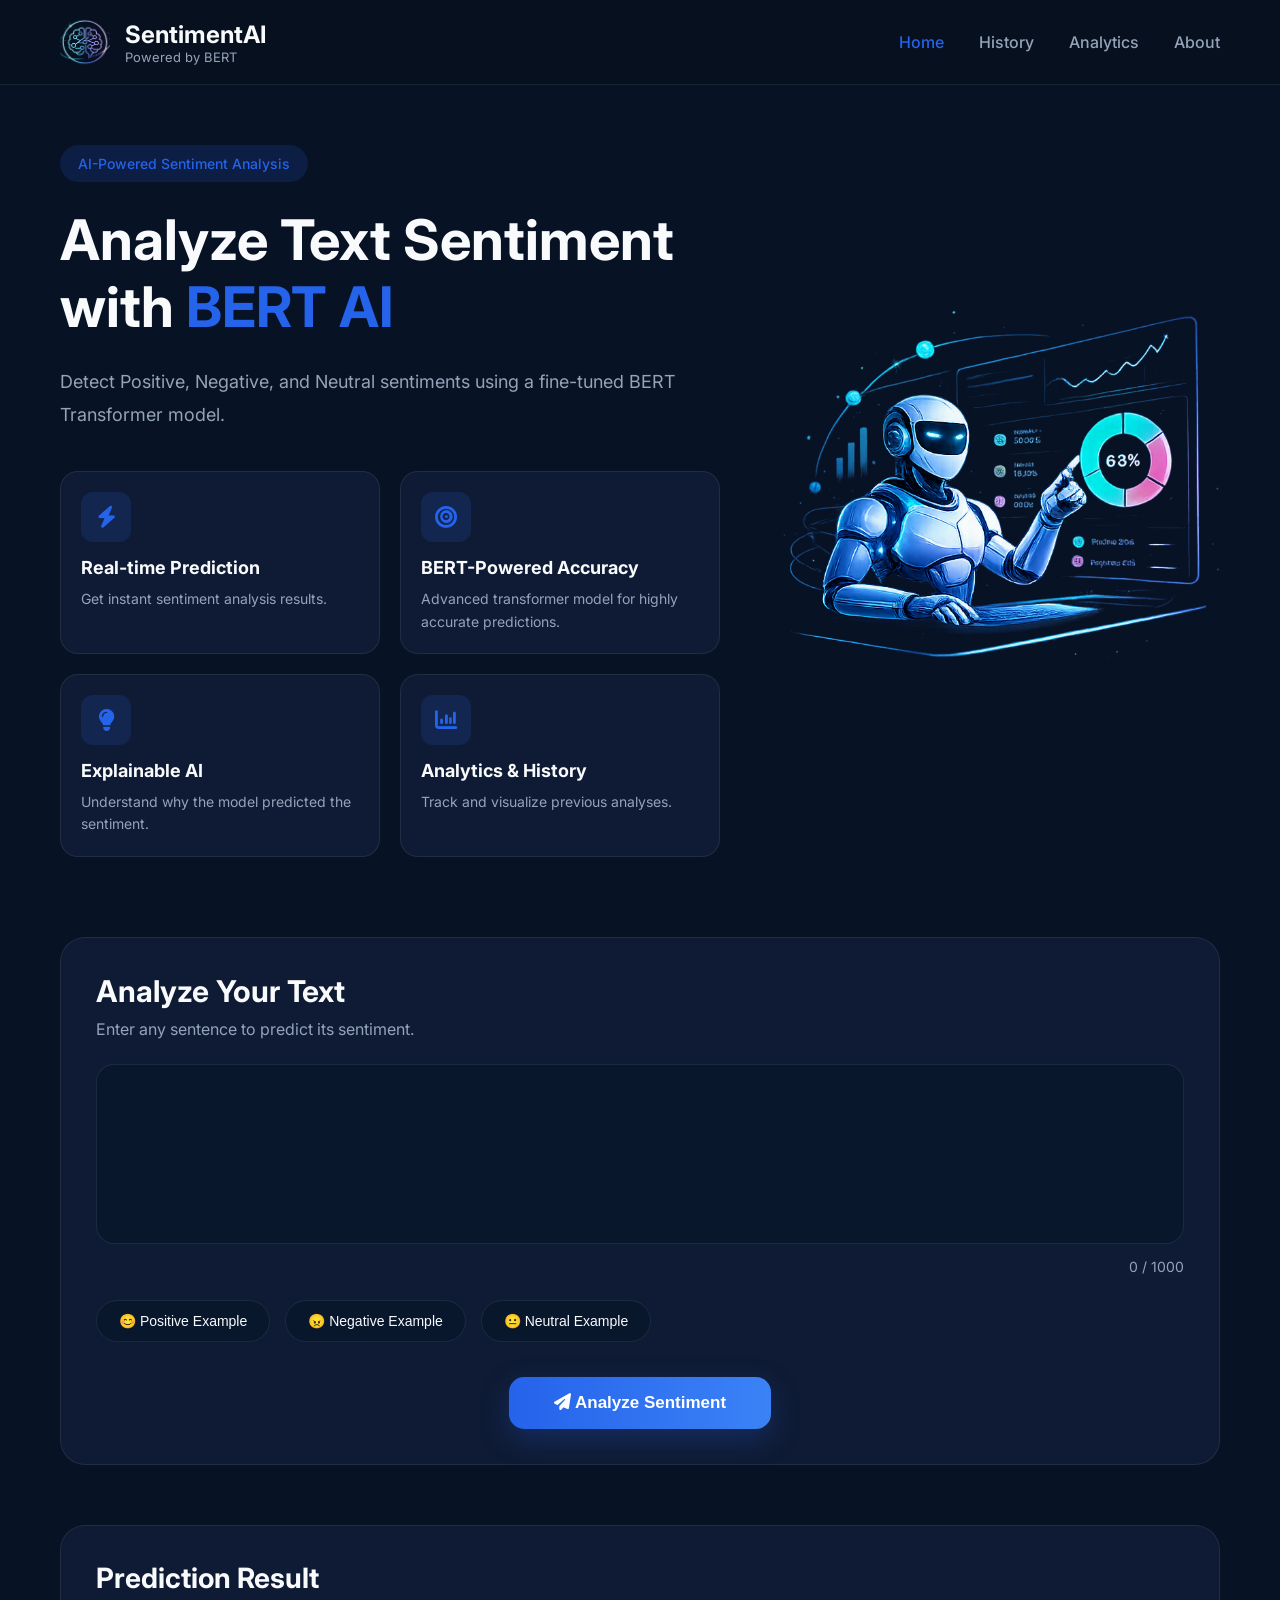
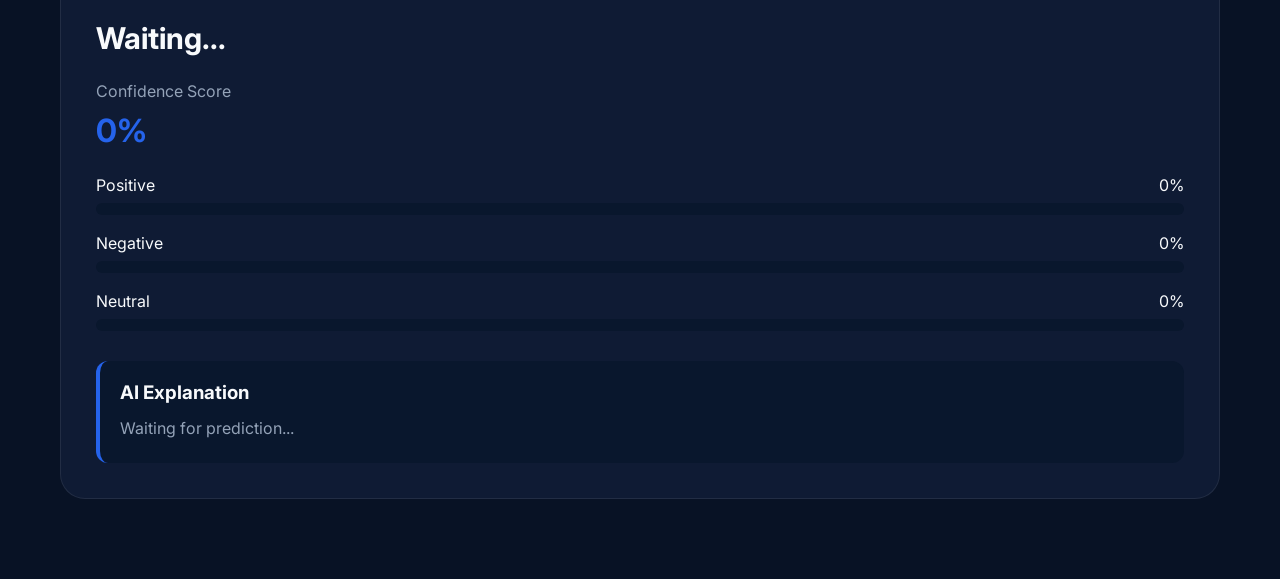
<file: HTML/index.html>
<!DOCTYPE html>
<html lang="en">

<head>

    <meta charset="UTF-8">

    <meta name="viewport"
        content="width=device-width, initial-scale=1.0">

    <title>SentimentAI | Powered by BERT</title>

    <!-- Main CSS -->

    <link rel="stylesheet"
        href="../CSS/style.css">

    <!-- Font Awesome -->

    <link rel="stylesheet"
        href="https://cdnjs.cloudflare.com/ajax/libs/font-awesome/6.5.2/css/all.min.css">

    <!-- Favicon -->

    <link rel="icon"
        href="../assets/icons/favicon.png">

</head>

<body>

    <!-- ========================= -->
    <!-- Navigation Bar -->
    <!-- ========================= -->

    <header class="navbar">

        <div class="logo-container">

            <img src="../assets/logo.png"
                alt="SentimentAI Logo"
                class="logo-image">

            <div class="logo-text">

                <h2>
                    SentimentAI
                </h2>

                <p>
                    Powered by BERT
                </p>

            </div>

        </div>

        <nav class="nav-menu">

            <ul class="nav-links">

                <li>
                    <a href="index.html"
                        class="nav-link active-link">
                        Home
                    </a>
                </li>

                <li>
                    <a href="history.html"
                        class="nav-link">
                        History
                    </a>
                </li>

                <li>
                    <a href="analytics.html"
                        class="nav-link">
                        Analytics
                    </a>
                </li>

                <li>
                    <a href="about.html"
                        class="nav-link">
                        About
                    </a>
                </li>

            </ul>

        </nav>

    </header>


    <!-- ========================= -->
    <!-- Hero Section -->
    <!-- ========================= -->

    <section class="hero-section">

        <div class="hero-content">

            <span class="hero-badge">

                AI-Powered Sentiment Analysis

            </span>

            <h1 class="hero-title">

                Analyze Text Sentiment

                <br>

                with

                <span class="highlight-text">

                    BERT AI

                </span>

            </h1>

            <p class="hero-subtitle">

                Detect Positive, Negative, and Neutral
                sentiments using a fine-tuned BERT
                Transformer model.

            </p>


            <!-- ========================= -->
            <!-- Feature Cards -->
            <!-- ========================= -->

            <div class="features-grid">

                <div class="feature-card">

                    <div class="feature-icon">

                        <i class="fa-solid fa-bolt"></i>

                    </div>

                    <h3 class="feature-title">

                        Real-time Prediction

                    </h3>

                    <p class="feature-description">

                        Get instant sentiment
                        analysis results.

                    </p>

                </div>


                <div class="feature-card">

                    <div class="feature-icon">

                        <i class="fa-solid fa-bullseye"></i>

                    </div>

                    <h3 class="feature-title">

                        BERT-Powered Accuracy

                    </h3>

                    <p class="feature-description">

                        Advanced transformer model
                        for highly accurate predictions.

                    </p>

                </div>


                <div class="feature-card">

                    <div class="feature-icon">

                        <i class="fa-solid fa-lightbulb"></i>

                    </div>

                    <h3 class="feature-title">

                        Explainable AI

                    </h3>

                    <p class="feature-description">

                        Understand why the model
                        predicted the sentiment.

                    </p>

                </div>


                <div class="feature-card">

                    <div class="feature-icon">

                        <i class="fa-solid fa-chart-column"></i>

                    </div>

                    <h3 class="feature-title">

                        Analytics & History

                    </h3>

                    <p class="feature-description">

                        Track and visualize
                        previous analyses.

                    </p>

                </div>

            </div>

        </div>


        <!-- Hero Image -->

        <div class="hero-image-container">

            <img src="../assets/hero-ai.png"
                alt="AI Robot"
                class="hero-image">

        </div>

    </section>


    <!-- ========================= -->
    <!-- Input Section -->
    <!-- ========================= -->

    <section class="input-section">

        <div class="input-container">

            <h2 class="input-title">

                Analyze Your Text

            </h2>

            <p class="input-subtitle">

                Enter any sentence to predict
                its sentiment.

            </p>

            <textarea

                id="sentiment-input"

                placeholder="Example: This movie was absolutely amazing and inspiring.">

            </textarea>


            <div class="character-counter"
                id="character-counter">

                0 / 1000

            </div>


            <!-- Try Examples -->

            <div class="example-buttons">

                <button
                    class="example-btn"
                    onclick="loadPositiveExample()">

                    😊 Positive Example

                </button>

                <button
                    class="example-btn"
                    onclick="loadNegativeExample()">

                    😠 Negative Example

                </button>

                <button
                    class="example-btn"
                    onclick="loadNeutralExample()">

                    😐 Neutral Example

                </button>

            </div>


            <!-- Analyze Button -->

            <div class="button-container">

                <button
                    class="analyze-btn"
                    onclick="analyzeSentiment()">

                    <i class="fa-solid fa-paper-plane"></i>

                    Analyze Sentiment

                </button>

            </div>

        </div>

    </section>


    <!-- ========================= -->
    <!-- Result Section -->
    <!-- ========================= -->

    <section class="result-section">

        <div class="result-card">

            <h2 class="result-title">

                Prediction Result

            </h2>


            <div class="sentiment-result">

                <!-- <span class="sentiment-icon">

                    😊

                </span> -->

                <span

                    class="sentiment-label"

                    id="sentiment-label">

                    Waiting...

                </span>

            </div>


            <div class="confidence-container">

                <p class="confidence-title">

                    Confidence Score

                </p>

                <h2

                    class="confidence-value"

                    id="confidence-value">

                    0%

                </h2>

            </div>


            <!-- Positive -->

            <div class="probability-group">

                <div class="progress-info">

                    <span>Positive</span>

                    <span id="positive-score">

                        0%

                    </span>

                </div>

                <div class="progress-bar">

                    <div

                        class="progress-fill"

                        id="positive-fill">

                    </div>

                </div>

            </div>


            <!-- Negative -->

            <div class="probability-group">

                <div class="progress-info">

                    <span>Negative</span>

                    <span id="negative-score">

                        0%

                    </span>

                </div>

                <div class="progress-bar">

                    <div

                        class="progress-fill"

                        id="negative-fill">

                    </div>

                </div>

            </div>


            <!-- Neutral -->

            <div class="probability-group">

                <div class="progress-info">

                    <span>Neutral</span>

                    <span id="neutral-score">

                        0%

                    </span>

                </div>

                <div class="progress-bar">

                    <div

                        class="progress-fill"

                        id="neutral-fill">

                    </div>

                </div>

            </div>


            <!-- AI Explanation -->

            <div class="explanation-box">

                <h3>

                    AI Explanation

                </h3>

                <p id="explanation-text">

                    Waiting for prediction...

                </p>

            </div>

        </div>

    </section>


    <!-- JavaScript -->

    <script src="../JS/script.js"></script>

</body>

</html>
</file>
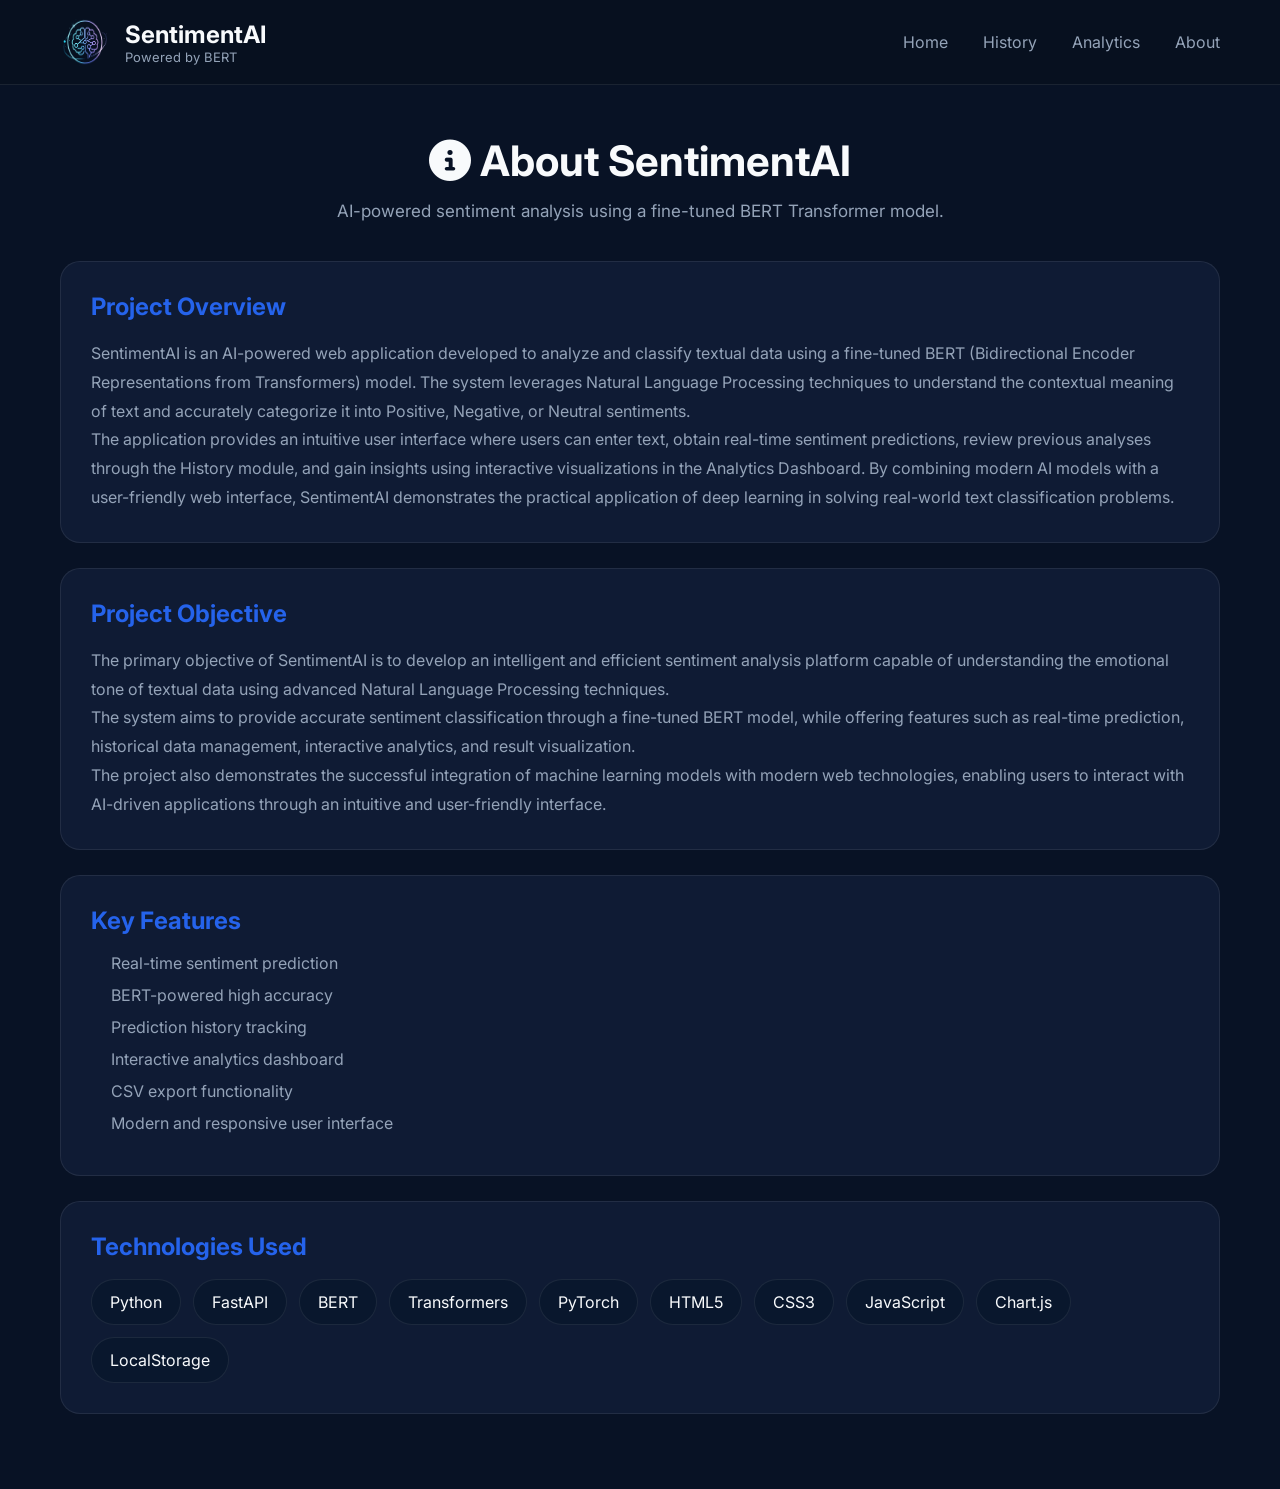
<file: HTML/about.html>
<!DOCTYPE html>
<html lang="en">

<head>

    <meta charset="UTF-8">
    <meta name="viewport"
        content="width=device-width, initial-scale=1.0">

    <title>About | SentimentAI</title>

    <!-- CSS -->

    <link rel="stylesheet"
        href="../CSS/about.css">

    <!-- Font Awesome -->

    <link rel="stylesheet"
        href="https://cdnjs.cloudflare.com/ajax/libs/font-awesome/6.5.2/css/all.min.css">

    <!-- Favicon -->

    <link rel="icon"
        href="../assets/icons/favicon.png">

</head>

<body>

    <!-- ========================= -->
    <!-- Navigation Bar -->
    <!-- ========================= -->

    <header class="navbar">

        <div class="logo-container">

            <img src="../assets/logo.png"
                alt="Logo"
                class="logo-image">

            <div class="logo-text">

                <h2>SentimentAI</h2>

                <p>Powered by BERT</p>

            </div>

        </div>

        <nav class="nav-menu">

            <ul class="nav-links">

                <li>
                    <a href="index.html">
                        Home
                    </a>
                </li>

                <li>
                    <a href="history.html">
                        History
                    </a>
                </li>

                <li>
                    <a href="analytics.html">
                        Analytics
                    </a>
                </li>

                <li>
                    <a href="about.html"
                        class="active-link">
                        About
                    </a>
                </li>

            </ul>

        </nav>

        <!-- <button id="theme-button">

            <i class="fa-solid fa-moon"></i>

        </button> -->

    </header>


    <!-- ========================= -->
    <!-- ABOUT SECTION -->
    <!-- ========================= -->

    <section class="about-container">

        <!-- About Header -->

        <div class="about-header">

            <h1>

                <i class="fa-solid fa-circle-info"></i>

                About SentimentAI

            </h1>

            <p>

                AI-powered sentiment analysis using
                a fine-tuned BERT Transformer model.

            </p>

        </div>


        <!-- ========================= -->
        <!-- Project Overview -->
        <!-- ========================= -->

        <div class="about-card">

            <h2>

                Project Overview

            </h2>

            <p>

                SentimentAI is an AI-powered web application
                developed to analyze and classify textual data
                using a fine-tuned BERT (Bidirectional Encoder
                Representations from Transformers) model.
                The system leverages Natural Language Processing
                techniques to understand the contextual meaning
                of text and accurately categorize it into
                Positive, Negative, or Neutral sentiments.

            </p>

            <p>

                The application provides an intuitive user
                interface where users can enter text, obtain
                real-time sentiment predictions, review previous
                analyses through the History module, and gain
                insights using interactive visualizations in the
                Analytics Dashboard. By combining modern AI
                models with a user-friendly web interface,
                SentimentAI demonstrates the practical application
                of deep learning in solving real-world text
                classification problems.

            </p>

        </div>


        <!-- ========================= -->
        <!-- Project Objective -->
        <!-- ========================= -->

        <div class="about-card">

            <h2>

                Project Objective

            </h2>

            <p>

                The primary objective of SentimentAI is to
                develop an intelligent and efficient sentiment
                analysis platform capable of understanding the
                emotional tone of textual data using advanced
                Natural Language Processing techniques.

            </p>

            <p>

                The system aims to provide accurate sentiment
                classification through a fine-tuned BERT model,
                while offering features such as real-time
                prediction, historical data management,
                interactive analytics, and result visualization.

            </p>

            <p>

                The project also demonstrates the successful
                integration of machine learning models with
                modern web technologies, enabling users to
                interact with AI-driven applications through
                an intuitive and user-friendly interface.

            </p>

        </div>


        <!-- ========================= -->
        <!-- Key Features -->
        <!-- ========================= -->

        <div class="about-card">

            <h2>

                Key Features

            </h2>

            <ul>

                <li>
                    Real-time sentiment prediction
                </li>

                <li>
                    BERT-powered high accuracy
                </li>

                <li>
                    Prediction history tracking
                </li>

                <li>
                    Interactive analytics dashboard
                </li>

                <li>
                    CSV export functionality
                </li>

                <li>
                    Modern and responsive user interface
                </li>

            </ul>

        </div>


        <!-- ========================= -->
        <!-- Technologies Used -->
        <!-- ========================= -->

        <div class="about-card">

            <h2>

                Technologies Used

            </h2>

            <div class="technology-grid">

                <span>Python</span>

                <span>FastAPI</span>

                <span>BERT</span>

                <span>Transformers</span>

                <span>PyTorch</span>

                <span>HTML5</span>

                <span>CSS3</span>

                <span>JavaScript</span>

                <span>Chart.js</span>

                <span>LocalStorage</span>

            </div>

        </div>

    </section>


    <!-- JavaScript -->

    <script src="../JS/about.js"></script>

</body>

</html>
</file>
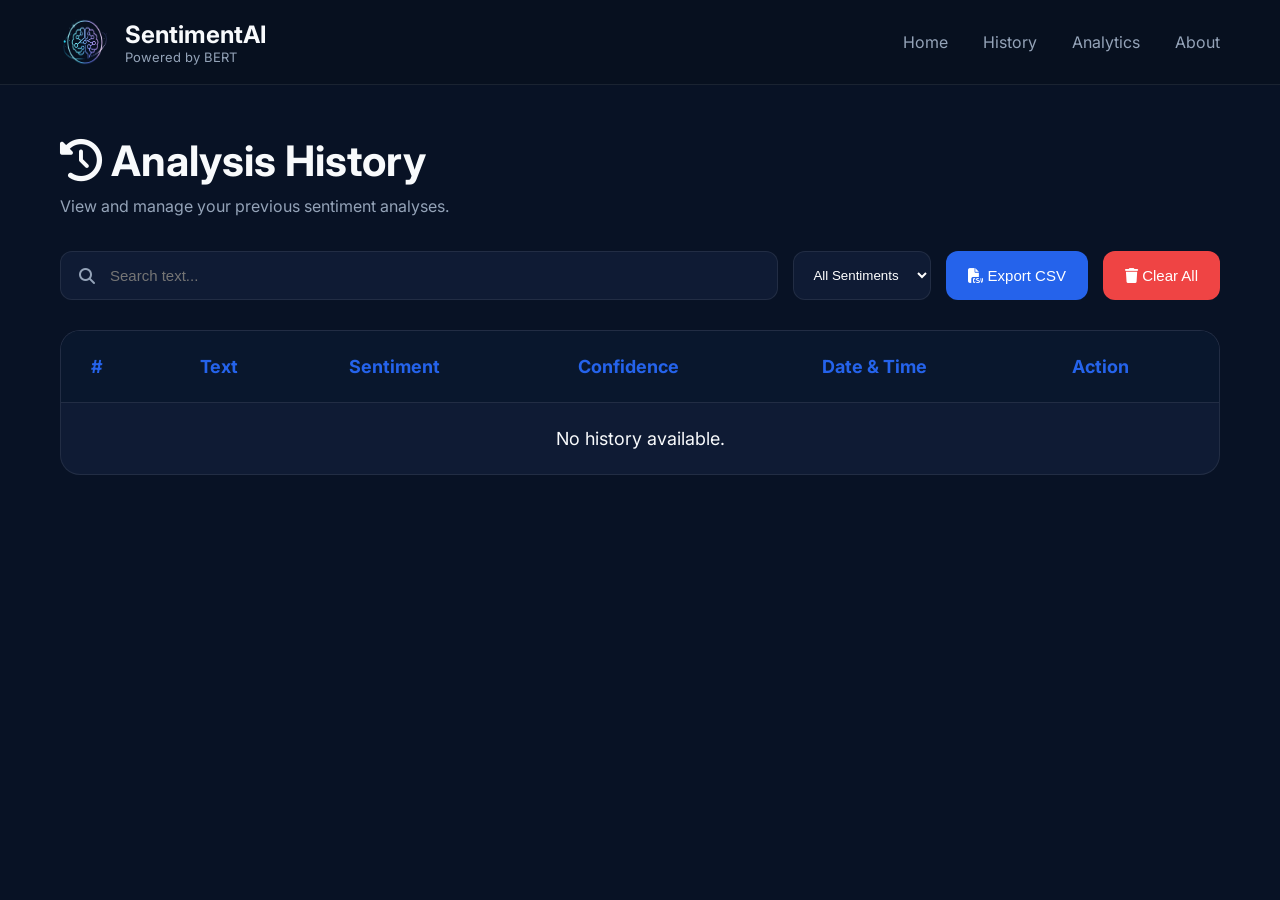
<file: HTML/history.html>
<!DOCTYPE html>
<html lang="en">

<head>
    <meta charset="UTF-8">
    <meta name="viewport" content="width=device-width, initial-scale=1.0">

    <title>History | SentimentAI</title>

    <link rel="stylesheet" href="../CSS/history.css">

    <link rel="stylesheet"
        href="https://cdnjs.cloudflare.com/ajax/libs/font-awesome/6.5.2/css/all.min.css">

    <link rel="icon" href="../assets/icons/favicon.png">
</head>

<body>

    <!-- ========================= -->
    <!-- Navigation Bar -->
    <!-- ========================= -->

    <header class="navbar">

        <div class="logo-container">

            <img src="../assets/logo.png"
                class="logo-image"
                alt="Logo">

            <div class="logo-text">
                <h2>SentimentAI</h2>
                <p>Powered by BERT</p>
            </div>

        </div>

        <nav class="nav-menu">

            <ul class="nav-links">

                <li>
                    <a href="index.html">
                        Home
                    </a>
                </li>

                <li>
                    <a href="history.html"
                        class="active-link">
                        History
                    </a>
                </li>

                <li>
                    <a href="analytics.html">
                        Analytics
                    </a>
                </li>

                <li>
                    <a href="about.html">
                        About
                    </a>
                </li>

            </ul>

        </nav>

        <!-- <button id="theme-button">
            <i class="fa-solid fa-moon"></i>
        </button> -->

    </header>

    <!-- ========================= -->
    <!-- History Section -->
    <!-- ========================= -->

    <section class="history-container">

        <div class="history-header">

            <h1 class="history-title">

                <i class="fa-solid fa-clock-rotate-left"></i>

                Analysis History

            </h1>

            <p class="history-subtitle">

                View and manage your previous sentiment analyses.

            </p>

        </div>

        <!-- Search & Filters -->

        <div class="history-controls">

            <div class="search-box">

                <i class="fa-solid fa-magnifying-glass"></i>

                <input
                    type="text"
                    id="search-input"
                    placeholder="Search text...">

            </div>

            <select id="sentiment-filter">

                <option>All Sentiments</option>

                <option>Positive</option>

                <option>Negative</option>

                <option>Neutral</option>

            </select>

            <button id="export-csv-button">

                <i class="fa-solid fa-file-csv"></i>

                Export CSV

            </button>

            <button id="clear-history-button">

                <i class="fa-solid fa-trash"></i>

                Clear All

            </button>

        </div>

        <!-- History Table -->

        <div class="history-table-container">

            <table class="history-table">

                <thead>

                    <tr>

                        <th>#</th>

                        <th>Text</th>

                        <th>Sentiment</th>

                        <th>Confidence</th>

                        <th>Date & Time</th>

                        <th>Action</th>

                    </tr>

                </thead>

                <tbody id="history-table-body">

                    <tr>

                        <td>1</td>

                        <td>
                            This movie was absolutely amazing...
                        </td>

                        <td>

                            <span class="positive-tag">

                                Positive

                            </span>

                        </td>

                        <td>98.7%</td>

                        <td>
                            Jun 08, 2026
                            07:30 PM
                        </td>

                        <td>

                            <button class="delete-button">

                                <i class="fa-solid fa-trash"></i>

                            </button>

                        </td>

                    </tr>

                    <tr>

                        <td>2</td>

                        <td>
                            The service was terrible...
                        </td>

                        <td>

                            <span class="negative-tag">

                                Negative

                            </span>

                        </td>

                        <td>95.2%</td>

                        <td>
                            Jun 08, 2026
                            07:35 PM
                        </td>

                        <td>

                            <button class="delete-button">

                                <i class="fa-solid fa-trash"></i>

                            </button>

                        </td>

                    </tr>

                    <tr>

                        <td>3</td>

                        <td>
                            It was an average experience...
                        </td>

                        <td>

                            <span class="neutral-tag">

                                Neutral

                            </span>

                        </td>

                        <td>60.1%</td>

                        <td>
                            Jun 08, 2026
                            07:40 PM
                        </td>

                        <td>

                            <button class="delete-button">

                                <i class="fa-solid fa-trash"></i>

                            </button>

                        </td>

                    </tr>

                </tbody>

            </table>

        </div>

    </section>
<script src="../JS/history.js"></script>
</body>

</html>
</file>
<file: CSS/style.css>
/* ==========================================
   GOOGLE FONT
========================================== */

/* @import url('https://fonts.googleapis.com/css2?family=Poppins:wght@300;400;500;600;700;800&display=swap'); */
/* Using Times New Roman */
@import url('https://fonts.googleapis.com/css2?family=Inter:wght@300;400;500;600;700&display=swap');

/* ==========================================
   CSS VARIABLES
========================================== */

:root{

    --background-color:#081225;

    --navbar-color:#07101F;

    --card-color:#0F1B34;

    --primary-blue:#2563EB;

    --hover-blue:#3B82F6;

    --positive-green:#22C55E;

    --negative-red:#EF4444;

    --neutral-yellow:#FACC15;

    --primary-text:#F8FAFC;

    --secondary-text:#94A3B8;

    --border-color:rgba(255,255,255,0.08);

}


/* ==========================================
   GLOBAL RESET
========================================== */

*{
    margin:0;
    padding:0;
    box-sizing:border-box;
}


html{
    scroll-behavior:smooth;
}


body{

    /* font-family:"Times New Roman", Times, serif; */
    font-family:'Inter', sans-serif;

    background:var(--background-color);

    color:var(--primary-text);

}


/* ==========================================
   LINKS
========================================== */

a{
    text-decoration:none;
    color:inherit;
}


ul{
    list-style:none;
}


button{
    cursor:pointer;
    border:none;
    outline:none;
}


/* ==========================================
   NAVBAR
========================================== */

.navbar{

    width:100%;

    height:85px;

    background:var(--navbar-color);

    display:flex;

    justify-content:space-between;

    align-items:center;

    padding:0 60px;

    border-bottom:1px solid var(--border-color);

    position:sticky;

    top:0;

    z-index:1000;

}


/* ==========================================
   LOGO
========================================== */

.logo-container{

    display:flex;

    align-items:center;

    gap:15px;

}


.logo-image{

    width:50px;

    height:50px;

    object-fit:cover;

}


.logo-text h2{

    font-size:24px;

    font-weight:700;

    color:var(--primary-text);

}


.logo-text p{

    font-size:13px;

    color:var(--secondary-text);

}


/* ==========================================
   NAVIGATION MENU
========================================== */

.nav-links{

    display:flex;

    align-items:center;

    gap:35px;

}


.nav-link{

    font-size:16px;

    font-weight:500;

    color:var(--secondary-text);

    transition:0.3s;

}


.nav-link:hover{

    color:var(--primary-blue);

}


.active-link{

    color:var(--primary-blue);

}


/* ==========================================
   THEME BUTTON
========================================== */

#theme-button{

    width:45px;

    height:45px;

    border-radius:50%;

    background:var(--card-color);

    color:var(--primary-text);

    font-size:18px;

    transition:0.3s;

}


#theme-button:hover{

    background:var(--primary-blue);

}


/* ==========================================
   HERO SECTION
========================================== */

.hero-section{

    width:100%;

    min-height:90vh;

    display:flex;

    justify-content:space-between;

    align-items:center;

    padding:60px;

    gap:50px;

}


.hero-content{

    flex:1;

}


.hero-badge{

    display:inline-block;

    padding:10px 18px;

    border-radius:25px;

    background:rgba(37,99,235,0.15);

    color:var(--primary-blue);

    margin-bottom:25px;

    font-size:14px;

    font-weight:500;

}


.hero-title{

    font-size:56px;

    line-height:1.2;

    margin-bottom:25px;

}


.highlight-text{

    color:var(--primary-blue);

}


.hero-subtitle{

    font-size:18px;

    color:var(--secondary-text);

    line-height:1.8;

    margin-bottom:40px;

}


.hero-image{

    width:450px;

    max-width:100%;

}


/* ==========================================
   FEATURE CARDS
========================================== */

.features-grid{

    display:grid;

    grid-template-columns:repeat(2,1fr);

    gap:20px;

}


.feature-card{

    background:var(--card-color);

    padding:20px;

    border-radius:18px;

    border:1px solid var(--border-color);

    transition:0.3s;

}


.feature-card:hover{

    transform:translateY(-5px);

    border-color:var(--primary-blue);

}


.feature-icon{

    width:50px;

    height:50px;

    background:rgba(37,99,235,0.15);

    border-radius:12px;

    display:flex;

    justify-content:center;

    align-items:center;

    color:var(--primary-blue);

    font-size:22px;

    margin-bottom:15px;

}


.feature-title{

    font-size:18px;

    margin-bottom:10px;

}


.feature-description{

    color:var(--secondary-text);

    font-size:14px;

    line-height:1.6;

}

/* ==========================================
   INPUT SECTION
========================================== */

.input-section{

    width:100%;

    padding:20px 60px 60px;

}


.input-container{

    background:var(--card-color);

    border:1px solid var(--border-color);

    border-radius:25px;

    padding:35px;

}


.input-title{

    font-size:30px;

    margin-bottom:10px;

}


.input-subtitle{

    color:var(--secondary-text);

    margin-bottom:25px;

}


#sentiment-input{

    width:100%;

    min-height:180px;

    background:#09172D;

    border:1px solid var(--border-color);

    border-radius:18px;

    padding:20px;

    resize:none;

    color:var(--primary-text);

    font-size:16px;

    /* font-family:"Times New Roman", Times, serif; */
    font-family:'Inter', sans-serif;

    outline:none;

    transition:0.3s;

}


#sentiment-input:focus{

    border-color:var(--primary-blue);

}


.character-counter{

    margin-top:10px;

    text-align:right;

    color:var(--secondary-text);

    font-size:14px;

}


/* ==========================================
   INPUT ACTION BUTTONS
========================================== */

.text-actions{

    display:flex;

    justify-content:space-between;

    align-items:center;

    margin-top:25px;

    flex-wrap:wrap;

    gap:15px;

}


.action-buttons{

    display:flex;

    gap:15px;

}


.upload-button,
.voice-button{

    background:#09172D;

    color:var(--primary-text);

    border:1px solid var(--border-color);

    padding:12px 20px;

    border-radius:12px;

    font-size:15px;

    transition:0.3s;

}


.upload-button:hover,
.voice-button:hover{

    border-color:var(--primary-blue);

    color:var(--primary-blue);

}


/* ==========================================
   EXAMPLE BUTTONS
========================================== */

.example-buttons{

    display:flex;

    gap:15px;

    margin-top:25px;

    flex-wrap:wrap;

}


.example-btn{

    padding:12px 22px;

    background:#09172D;

    color:var(--primary-text);

    border:1px solid var(--border-color);

    border-radius:25px;

    transition:0.3s;

    font-size:14px;

}


.example-btn:hover{

    border-color:var(--primary-blue);

    color:var(--primary-blue);

}


/* ==========================================
   ANALYZE BUTTON
========================================== */

.button-container{

    display:flex;

    justify-content:center;

    margin-top:35px;

}


.analyze-btn{

    padding:16px 45px;

    background:linear-gradient(
        90deg,
        var(--primary-blue),
        var(--hover-blue)
    );

    color:white;

    font-size:17px;

    font-weight:600;

    border-radius:15px;

    transition:0.3s;

    box-shadow:0 10px 30px rgba(37,99,235,0.25);

}


.analyze-btn:hover{

    transform:translateY(-3px);

    box-shadow:0 15px 35px rgba(37,99,235,0.4);

}


/* ==========================================
   RESULT SECTION
========================================== */

.result-section{

    padding:0 60px 80px;

}


.result-card{

    background:var(--card-color);

    border:1px solid var(--border-color);

    border-radius:25px;

    padding:35px;

}


.result-title{

    font-size:28px;

    margin-bottom:25px;

}


.sentiment-result{

    display:flex;

    align-items:center;

    gap:15px;

    margin-bottom:25px;

}


.sentiment-icon{

    font-size:42px;

}


.sentiment-label{

    font-size:30px;

    font-weight:700;

}


.confidence-container{

    margin-bottom:25px;

}


.confidence-title{

    margin-bottom:10px;

    color:var(--secondary-text);

}


.confidence-value{

    font-size:32px;

    font-weight:700;

    color:var(--primary-blue);

}


/* ==========================================
   PROBABILITY BARS
========================================== */

.probability-group{

    margin-bottom:18px;

}


.progress-info{

    display:flex;

    justify-content:space-between;

    margin-bottom:8px;

}


.progress-bar{

    width:100%;

    height:12px;

    background:#09172D;

    border-radius:10px;

    overflow:hidden;

}


.progress-fill{

    height:100%;

    width:0%;

    border-radius:10px;

    transition:width 0.8s ease;

}



/* ==========================================
   EXPLANATION
========================================== */

.explanation-box{

    margin-top:30px;

    background:#09172D;

    border-left:4px solid var(--primary-blue);

    padding:20px;

    border-radius:12px;

}


.explanation-box h3{

    margin-bottom:10px;

}


.explanation-box p{

    color:var(--secondary-text);

    line-height:1.8;

}


/* ==========================================
   MODEL INFORMATION
========================================== */

.model-info{

    margin-top:30px;

    display:grid;

    grid-template-columns:repeat(2,1fr);

    gap:20px;

}


.info-card{

    background:#09172D;

    padding:20px;

    border-radius:15px;

    border:1px solid var(--border-color);

}


.info-card h4{

    color:var(--primary-blue);

    margin-bottom:10px;

}


.info-card p{

    color:var(--secondary-text);

}


/* ==========================================
   RESPONSIVE DESIGN
========================================== */

@media(max-width:1024px){

    .hero-section{

        flex-direction:column;

        text-align:center;

    }

    .features-grid{

        grid-template-columns:1fr;

    }

    .model-info{

        grid-template-columns:1fr;

    }

}


@media(max-width:768px){

    .navbar{

        padding:20px;

        flex-direction:column;

        height:auto;

        gap:20px;

    }

    .nav-links{

        gap:18px;

        flex-wrap:wrap;

        justify-content:center;

    }

    .hero-title{

        font-size:38px;

    }

    .input-section,
    .result-section{

        padding:20px;

    }

    .input-container,
    .result-card{

        padding:20px;

    }

}
</file>
<file: CSS/about.css>
/* ==========================================
   GOOGLE FONT
========================================== */

/* @import url('https://fonts.googleapis.com/css2?family=Poppins:wght@300;400;500;600;700;800&display=swap'); */
/* Using Times New Roman */
@import url('https://fonts.googleapis.com/css2?family=Inter:wght@300;400;500;600;700&display=swap');

/* ==========================================
   VARIABLES
========================================== */

:root{

    --background-color:#081225;
    --navbar-color:#07101F;
    --card-color:#0F1B34;

    --primary-blue:#2563EB;
    --hover-blue:#3B82F6;

    --primary-text:#F8FAFC;
    --secondary-text:#94A3B8;

    --border-color:rgba(255,255,255,0.08);

}


/* ==========================================
   RESET
========================================== */

*{
    margin:0;
    padding:0;
    box-sizing:border-box;
}

body{

    /* font-family:'Poppins',sans-serif; */
    /* font-family:"Times New Roman", Times, serif; */
    font-family:'Inter', sans-serif;

    background:var(--background-color);

    color:var(--primary-text);

}

a{

    text-decoration:none;

    color:inherit;

}

ul{

    list-style:none;

}

button{

    border:none;

    outline:none;

    cursor:pointer;

}


/* ==========================================
   NAVBAR
========================================== */

.navbar{

    height:85px;

    background:var(--navbar-color);

    display:flex;

    justify-content:space-between;

    align-items:center;

    padding:0 60px;

    border-bottom:1px solid var(--border-color);

}

.logo-container{

    display:flex;

    align-items:center;

    gap:15px;

}

.logo-image{

    width:50px;

    height:50px;

}

.logo-text h2{

    font-size:24px;

}

.logo-text p{

    font-size:13px;

    color:var(--secondary-text);

}

.nav-links{

    display:flex;

    gap:35px;

}

.nav-links a{

    color:var(--secondary-text);

    transition:.3s;

}

.nav-links a:hover,
.active-link{

    color:var(--primary-blue);

}

#theme-button{

    width:45px;

    height:45px;

    border-radius:50%;

    background:var(--card-color);

    color:white;

    font-size:18px;

}


/* ==========================================
   ABOUT CONTAINER
========================================== */

.about-container{

    padding:50px 60px;

}

.about-header{

    text-align:center;

    margin-bottom:40px;

}

.about-header h1{

    font-size:42px;

    margin-bottom:15px;

}

.about-header p{

    color:var(--secondary-text);

    font-size:17px;

}


/* ==========================================
   ABOUT CARDS
========================================== */

.about-card{

    background:var(--card-color);

    border:1px solid var(--border-color);

    border-radius:20px;

    padding:30px;

    margin-bottom:25px;

    transition:.3s;

}

.about-card:hover{

    transform:translateY(-4px);

    border-color:var(--primary-blue);

}

.about-card h2{

    margin-bottom:18px;

    color:var(--primary-blue);

}

.about-card p{

    color:var(--secondary-text);

    line-height:1.8;

}

.about-card ul{

    padding-left:20px;

}

.about-card ul li{

    margin-bottom:12px;

    color:var(--secondary-text);

}


/* ==========================================
   TECHNOLOGY GRID
========================================== */

.technology-grid{

    display:flex;

    gap:12px;

    flex-wrap:wrap;

}

.technology-grid span{

    background:#09172D;

    border:1px solid var(--border-color);

    padding:12px 18px;

    border-radius:25px;

    transition:.3s;

}

.technology-grid span:hover{

    border-color:var(--primary-blue);

    color:var(--primary-blue);

}


/* ==========================================
   DEVELOPER CARD
========================================== */

.developer-card{

    text-align:center;

}

.developer-card p{

    margin-top:10px;

}


/* ==========================================
   RESPONSIVE
========================================== */

@media(max-width:768px){

    .navbar{

        flex-direction:column;

        height:auto;

        padding:20px;

        gap:20px;

    }

    .about-container{

        padding:20px;

    }

    .about-header h1{

        font-size:32px;

    }

}
</file>
<file: CSS/history.css>
/* ==========================================
   GOOGLE FONT
========================================== */

/* @import url('https://fonts.googleapis.com/css2?family=Poppins:wght@300;400;500;600;700;800&display=swap'); */
@import url('https://fonts.googleapis.com/css2?family=Inter:wght@300;400;500;600;700&display=swap');

/* ==========================================
   VARIABLES
========================================== */

:root{

    --background-color:#081225;
    --navbar-color:#07101F;
    --card-color:#0F1B34;

    --primary-blue:#2563EB;
    --hover-blue:#3B82F6;

    --positive-green:#22C55E;
    --negative-red:#EF4444;
    --neutral-yellow:#FACC15;

    --primary-text:#F8FAFC;
    --secondary-text:#94A3B8;

    --border-color:rgba(255,255,255,0.08);

}


/* ==========================================
   RESET
========================================== */

*{
    margin:0;
    padding:0;
    box-sizing:border-box;
}

body{

    /* font-family:'Poppins',sans-serif; */
    /* font-family:"Times New Roman", Times, serif; */
    font-family:'Inter', sans-serif;

    background:var(--background-color);

    color:var(--primary-text);

}

a{
    text-decoration:none;
    color:inherit;
}

ul{
    list-style:none;
}

button{
    cursor:pointer;
    border:none;
    outline:none;
}


/* ==========================================
   NAVBAR
========================================== */

.navbar{

    height:85px;

    background:var(--navbar-color);

    display:flex;

    justify-content:space-between;

    align-items:center;

    padding:0 60px;

    border-bottom:1px solid var(--border-color);

}

.logo-container{

    display:flex;

    align-items:center;

    gap:15px;

}

.logo-image{

    width:50px;
    height:50px;

}

.logo-text h2{

    font-size:24px;

}

.logo-text p{

    font-size:13px;

    color:var(--secondary-text);

}

.nav-links{

    display:flex;

    gap:35px;

}

.nav-links a{

    color:var(--secondary-text);

    transition:.3s;

}

.nav-links a:hover,
.active-link{

    color:var(--primary-blue);

}

#theme-button{

    width:45px;
    height:45px;

    border-radius:50%;

    background:var(--card-color);

    color:white;

    font-size:18px;

}


/* ==========================================
   HISTORY CONTAINER
========================================== */

.history-container{

    padding:50px 60px;

}

.history-header{

    margin-bottom:35px;

}

.history-title{

    font-size:42px;

    margin-bottom:10px;

}

.history-subtitle{

    color:var(--secondary-text);

}


/* ==========================================
   SEARCH & FILTERS
========================================== */

.history-controls{

    display:flex;

    gap:15px;

    flex-wrap:wrap;

    margin-bottom:30px;

}

.search-box{

    flex:1;

    min-width:300px;

    background:var(--card-color);

    border:1px solid var(--border-color);

    border-radius:12px;

    display:flex;

    align-items:center;

    padding:0 18px;

}

.search-box i{

    color:var(--secondary-text);

}

.search-box input{

    width:100%;

    padding:15px;

    border:none;

    background:none;

    color:white;

    outline:none;

    font-size:15px;

}

#sentiment-filter{

    background:var(--card-color);

    color:white;

    border:1px solid var(--border-color);

    border-radius:12px;

    padding:15px;

}


/* ==========================================
   BUTTONS
========================================== */

#export-csv-button,
#clear-history-button{

    padding:15px 22px;

    border-radius:12px;

    font-size:15px;

    color:white;

    transition:.3s;

}

#export-csv-button{

    background:var(--primary-blue);

}

#export-csv-button:hover{

    background:var(--hover-blue);

}

#clear-history-button{

    background:var(--negative-red);

}


/* ==========================================
   TABLE
========================================== */

.history-table-container{

    background:var(--card-color);

    border-radius:20px;

    border:1px solid var(--border-color);

    max-height:600px;

    overflow-y:auto;

    overflow-x:hidden;

}

.history-table{

    width:100%;

    border-collapse:separate;

    border-spacing:0;

}

.history-table thead{

    background:#09172D;

}

/* .history-table th{

    padding:20px;

    text-align:left;

    color:var(--primary-blue);

} */
.history-table th{

    padding:25px 30px;

    text-align:left;

    color:var(--primary-blue);

    font-size:18px;

    font-weight:700;

    position:sticky;

    top:0;

    background:#09172D;

    z-index:10;

}

.history-table td{

    padding:25px 30px;

    border-top:1px solid var(--border-color);

    font-size:18px;

    vertical-align:middle;

}


.history-table tbody tr:hover{

    background:rgba(255,255,255,0.03);

}


/* ==========================================
   SENTIMENT TAGS
========================================== */


.positive-tag,
.negative-tag,
.neutral-tag{

    display:inline-flex;

    align-items:center;

    justify-content:center;

    gap:6px;

    white-space:nowrap;

    font-weight:700;

}

.positive-tag{

    color:#22C55E;

    background:none;

}

.negative-tag{

    color:#EF4444;

    background:none;

}

.neutral-tag{

    color:#FACC15;

    background:none;

}

/* ==========================================
   DELETE BUTTON
========================================== */

.delete-button{

    width:40px;

    height:40px;

    border-radius:10px;

    background:#09172D;

    color:var(--negative-red);

}

.delete-button:hover{

    background:var(--negative-red);

    color:white;

}


/* ==========================================
   RESPONSIVE
========================================== */

@media(max-width:768px){

    .navbar{

        flex-direction:column;

        height:auto;

        padding:20px;

        gap:20px;

    }

    .history-container{

        padding:20px;

    }

    .history-table-container{

        overflow-x:auto;

    }

    .history-table{

        min-width:850px;

    }

}
</file>
